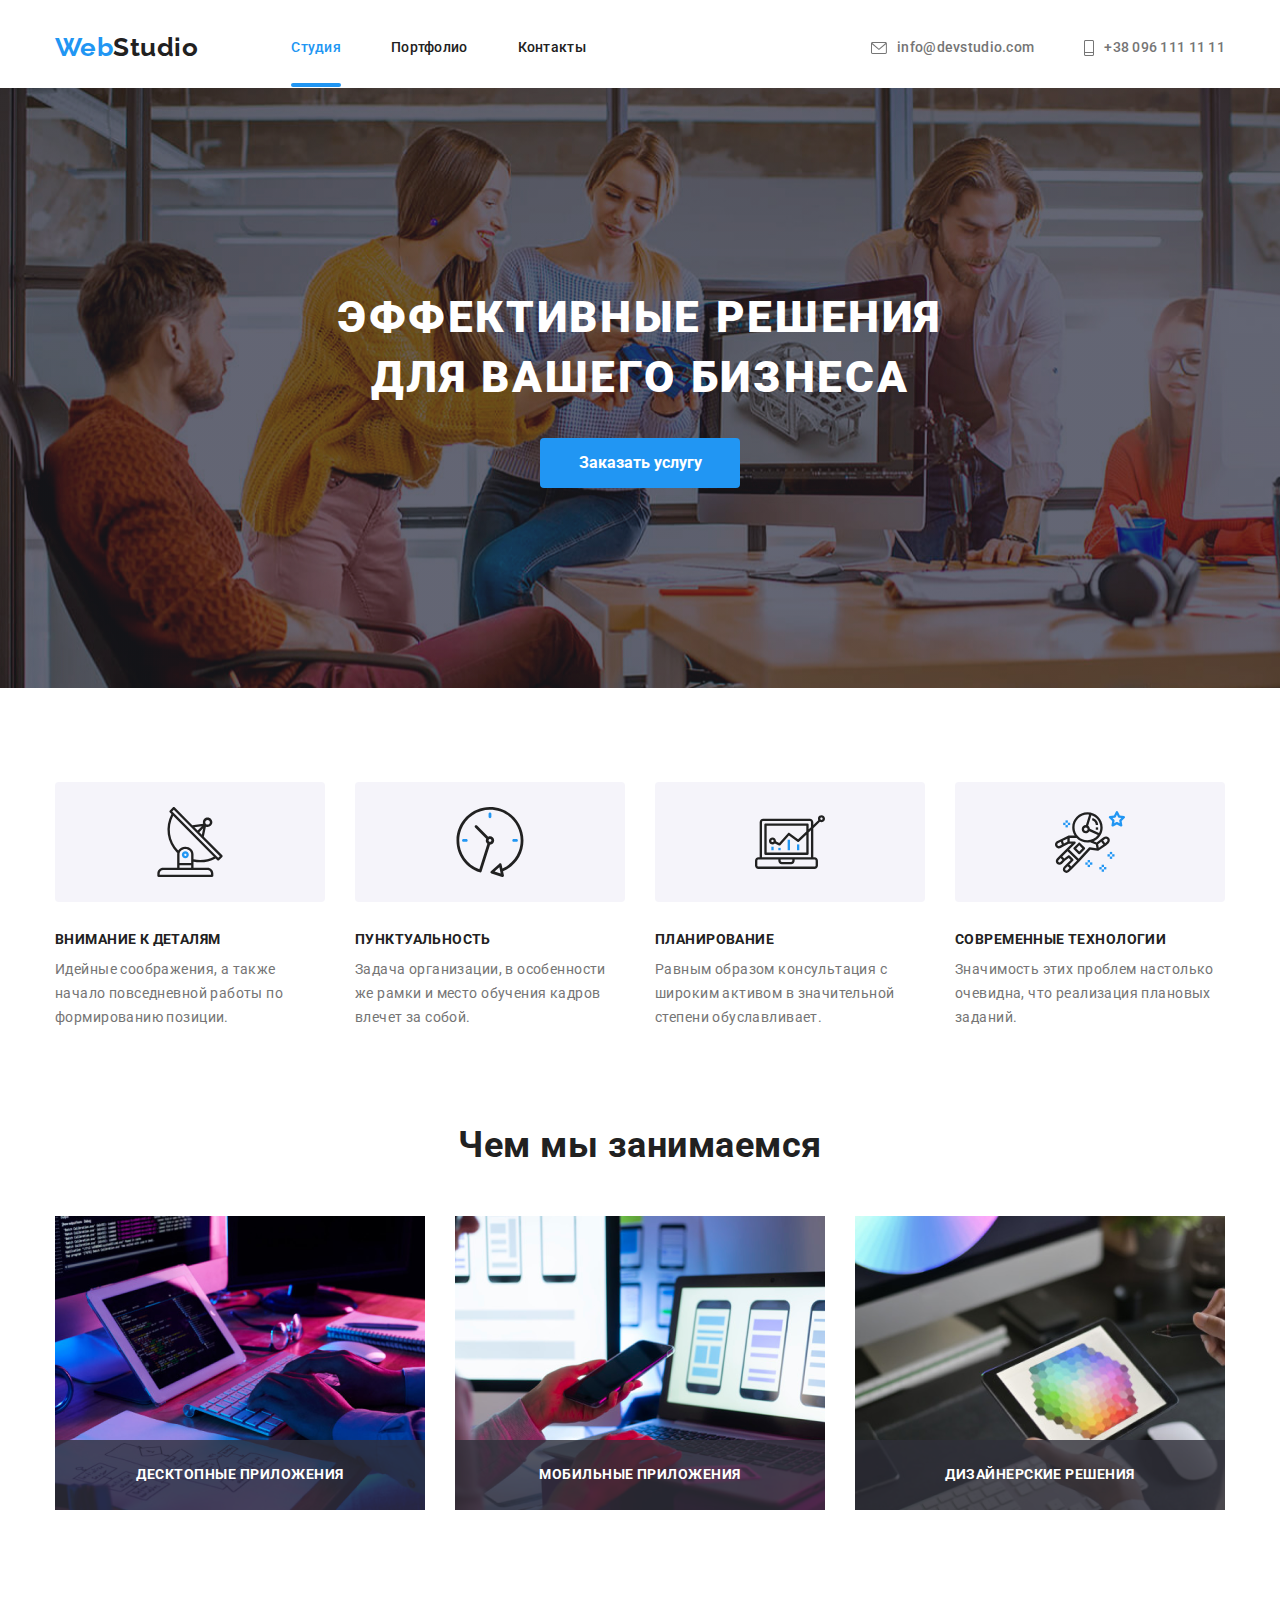
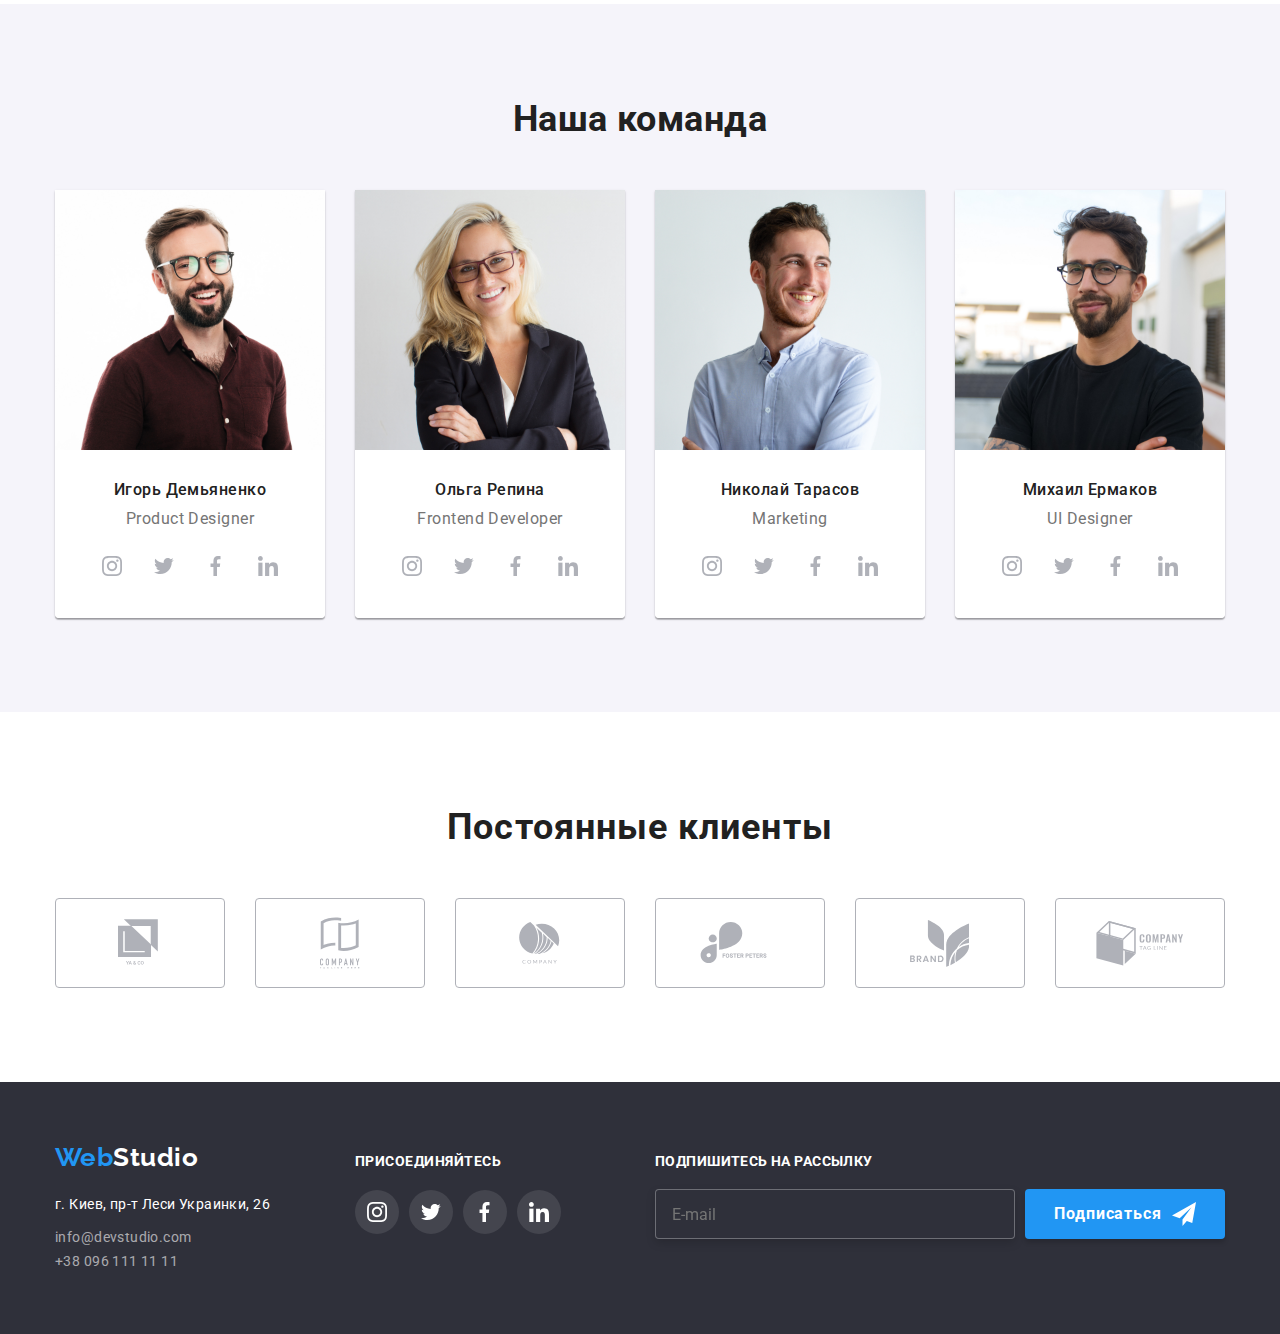
<file: index.html>
<!DOCTYPE html>
<html lang="ru">
  <head>
    <meta charset="UTF-8" />
    <meta name="viewport" content="width=device-width, initial-scale=1.0" />
    <title>Document</title>
    <link rel="preconnect" href="https://fonts.gstatic.com" />
    <link
      href="https://fonts.googleapis.com/css2?family=Raleway:wght@700&family=Roboto:wght@400;500;700;900&display=swap"
      rel="stylesheet"
    />
    <link rel="stylesheet" href="https://cdnjs.cloudflare.com/ajax/libs/modern-normalize/1.0.0/modern-normalize.css" />
    <link rel="stylesheet" href="./css/styles.css" />
  </head>
  <body>
    <!-- шапка -->
    <header class="header">
      <div class="container">
        <nav class="container-nav">
          <a href="./" class="logo"> <span class="logo-accent">Web</span>Studio</a>

          <ul class="site-nav">
            <li class="link-nav"><a href="./index.html" class="link current">Студия</a></li>
            <li class="link-nav"><a href="./portfolio.html" class="link">Портфолио</a></li>
            <li class="link-nav"><a href="" class="link">Контакты</a></li>
          </ul>
        </nav>
        <ul class="auth-nav">
          <li class="link-auth">
            <a class="auth-nav-link" href="mailto:info@devstudio.com"
              ><svg class="icon-mail">
                <use href="./svg/sprait.svg#icon-mail"></use>
              </svg>
              info@devstudio.com
            </a>
          </li>
          <li class="link-auth">
            <a class="auth-nav-link" href="tel:+380961111111"
              ><svg class="icon-phone">
                <use href="./svg/sprait.svg#icon-phone"></use>
              </svg>
              +38 096 111 11 11
            </a>
          </li>
        </ul>
      </div>
    </header>
    <!-- заголовок -->
    <main>
      <section class="hero">
        <h1 class="hero-link">
          Эффективные решения <br />
          для вашего бизнеса
        </h1>
        <button class="hero-btn" data-modal-open>Заказать услугу</button>
      </section>

      <!-- пункты про нас -->
      <section class="section us">
        <div class="container">
          <ul class="about">
            <li class="item">
              <h3 class="section-title">Внимание к деталям</h3>
              <p class="text">Идейные соображения, а также начало повседневной работы по формированию позиции.</p>
            </li>
            <li class="item">
              <h3 class="section-title">Пунктуальность</h3>
              <p class="text">Задача организации, в особенности же рамки и место обучения кадров влечет за собой.</p>
            </li>
            <li class="item">
              <h3 class="section-title">Планирование</h3>
              <p class="text">Равным образом консультация с широким активом в значительной степени обуславливает.</p>
            </li>
            <li class="item">
              <h3 class="section-title">Современные технологии</h3>
              <p class="text">Значимость этих проблем настолько очевидна, что реализация плановых заданий.</p>
            </li>
          </ul>
        </div>
      </section>
      <!-- чем мы занимаемся -->
      <section class="section">
        <div class="container">
          <h2 class="section-link">Чем мы занимаемся</h2>
          <ul class="list-img">
            <li class="item-img">
              <img src="images/img1.png" alt="програмирование за рабочим столом" width="370" />
              <p class="desc-img">Десктопные приложения</p>
            </li>
            <li class="item-img">
              <img src="images/img2.png" alt="програмирование мобильного изображения" width="370" />
              <p class="desc-img">Мобильные приложения</p>
            </li>
            <li class="item-img">
              <img src="images/img3.png" alt="планшет с изображением" width="370" />
              <p class="desc-img">Дизайнерские решения</p>
            </li>
          </ul>
        </div>
      </section>
      <!-- наша команда -->
      <section class="team">
        <div class="container">
          <h2 class="section-link">Наша команда</h2>
          <ul class="list-name">
            <li class="item-name">
              <img src="./images/igor.jpg" alt="Игорь Демьяненко" width="270" />
              <div class="card">
                <h3 class="section-name">Игорь Демьяненко</h3>
                <p class="section-job" lang="en">Product Designer</p>
                <ul class="card-list">
                  <li class="card-item">
                    <a href="" class="item-card">
                      <svg class="item-icon">
                        <use href="./svg/sprait.svg#icon-instagram"></use>
                      </svg>
                    </a>
                  </li>
                  <li class="card-item">
                    <a href="" class="item-card">
                      <svg class="item-icon">
                        <use href="./svg/sprait.svg#icon-twitter"></use>
                      </svg>
                    </a>
                  </li>
                  <li class="card-item">
                    <a href="" class="item-card">
                      <svg class="item-icon">
                        <use href="./svg/sprait.svg#icon-facebook"></use>
                      </svg>
                    </a>
                  </li>
                  <li class="card-item">
                    <a href="" class="item-card">
                      <svg class="item-icon">
                        <use href="./svg/sprait.svg#icon-linkedin"></use>
                      </svg>
                    </a>
                  </li>
                </ul>
              </div>
            </li>
            <li class="item-name">
              <img src="./images/olga.jpg" alt="Ольга Репина" width="270" />
              <div class="card">
                <h3 class="section-name">Ольга Репина</h3>
                <p class="section-job" lang="en">Frontend Developer</p>
                <ul class="card-list">
                  <li class="card-item">
                    <a href="" class="item-card">
                      <svg class="item-icon">
                        <use href="./svg/sprait.svg#icon-instagram"></use>
                      </svg>
                    </a>
                  </li>
                  <li class="card-item">
                    <a href="" class="item-card">
                      <svg class="item-icon">
                        <use href="./svg/sprait.svg#icon-twitter"></use>
                      </svg>
                    </a>
                  </li>
                  <li class="card-item">
                    <a href="" class="item-card">
                      <svg class="item-icon">
                        <use href="./svg/sprait.svg#icon-facebook"></use>
                      </svg>
                    </a>
                  </li>
                  <li class="card-item">
                    <a href="" class="item-card">
                      <svg class="item-icon">
                        <use href="./svg/sprait.svg#icon-linkedin"></use>
                      </svg>
                    </a>
                  </li>
                </ul>
              </div>
            </li>
            <li class="item-name">
              <img src="./images/nikolay.jpg" alt="Николай Тарасов" width="270" />
              <div class="card">
                <h3 class="section-name">Николай Тарасов</h3>
                <p class="section-job" lang="en">Marketing</p>
                <ul class="card-list">
                  <li class="card-item">
                    <a href="" class="item-card">
                      <svg class="item-icon">
                        <use href="./svg/sprait.svg#icon-instagram"></use>
                      </svg>
                    </a>
                  </li>
                  <li class="card-item">
                    <a href="" class="item-card">
                      <svg class="item-icon">
                        <use href="./svg/sprait.svg#icon-twitter"></use>
                      </svg>
                    </a>
                  </li>
                  <li class="card-item">
                    <a href="" class="item-card">
                      <svg class="item-icon">
                        <use href="./svg/sprait.svg#icon-facebook"></use>
                      </svg>
                    </a>
                  </li>
                  <li class="card-item">
                    <a href="" class="item-card">
                      <svg class="item-icon">
                        <use href="./svg/sprait.svg#icon-linkedin"></use>
                      </svg>
                    </a>
                  </li>
                </ul>
              </div>
            </li>
            <li class="item-name">
              <img src="./images/mihail.jpg" alt="Михаил Ермаков" width="270" />
              <div class="card">
                <h3 class="section-name">Михаил Ермаков</h3>
                <p class="section-job" lang="en">UI Designer</p>
                <ul class="card-list">
                  <li class="card-item">
                    <a href="" class="item-card">
                      <svg class="item-icon">
                        <use href="./svg/sprait.svg#icon-instagram"></use>
                      </svg>
                    </a>
                  </li>
                  <li class="card-item">
                    <a href="" class="item-card">
                      <svg class="item-icon">
                        <use href="./svg/sprait.svg#icon-twitter"></use>
                      </svg>
                    </a>
                  </li>
                  <li class="card-item">
                    <a href="" class="item-card">
                      <svg class="item-icon">
                        <use href="./svg/sprait.svg#icon-facebook"></use>
                      </svg>
                    </a>
                  </li>
                  <li class="card-item">
                    <a href="" class="item-card">
                      <svg class="item-icon">
                        <use href="./svg/sprait.svg#icon-linkedin"></use>
                      </svg>
                    </a>
                  </li>
                </ul>
              </div>
            </li>
          </ul>
        </div>
      </section>

      <!-- ПОСТОЯННЫЕ КЛИЕНТЫ -->

      <section class="section section-logo">
        <div class="container">
          <h2 class="section-title-primary">Постоянные клиенты</h2>
          <ul class="client-logo">
            <li class="item-logo-link">
              <a href="" class="item-link">
                <svg class="logo-icons" width="44" height="49">
                  <use href="./svg/sprait.svg#icon-logo-main1"></use>
                </svg>
              </a>
            </li>
            <li class="item-logo-link">
              <a href="" class="item-link">
                <svg class="logo-icons" width="40" height="52">
                  <use href="./svg/sprait.svg#icon-logo-main2"></use>
                </svg>
              </a>
            </li>
            <li class="item-logo-link">
              <a href="" class="item-link">
                <svg class="logo-icons" width="41" height="42">
                  <use href="./svg/sprait.svg#icon-logo-main3"></use>
                </svg>
              </a>
            </li>
            <li class="item-logo-link">
              <a href="" class="item-link">
                <svg class="logo-icons" width="80" height="42">
                  <use href="./svg/sprait.svg#icon-logo-main4"></use>
                </svg>
              </a>
            </li>
            <li class="item-logo-link">
              <a href="" class="item-link">
                <svg class="logo-icons" width="59" height="47">
                  <use href="./svg/sprait.svg#icon-logo-main5"></use>
                </svg>
              </a>
            </li>
            <li class="item-logo-link">
              <a href="" class="item-link">
                <svg class="logo-icons" width="88" height="45">
                  <use href="./svg/sprait.svg#icon-logo-main6"></use>
                </svg>
              </a>
            </li>
          </ul>
        </div>
      </section>
    </main>
    <!-- подвал -->
    <footer class="footer">
      <div class="container container-footer">
        <div class="footer-social-link">
          <a href="./" class="logo"> <span class="logo-accent">Web</span><span class="footer-span">Studio</span> </a>
          <address>
            <p class="footer-adress">
              г. Киев, пр-т Леси Украинки, 26
              <br />
            </p>
            <a href="mailto:info@devstudio.com" class="footer-link"> info@devstudio.com </a>
            <br />
            <a href="tel:+380961111111" class="footer-tel">+38 096 111 11 11</a>
          </address>
        </div>
        <div class="footer-container">
          <p class="link-footer">Присоединяйтесь</p>
          <ul class="footer-list">
            <li class="footer-item">
              <a href="" class="footer-card">
                <svg class="footer-icon">
                  <use href="./svg/sprait.svg#icon-instagram"></use>
                </svg>
              </a>
            </li>
            <li class="footer-item">
              <a href="" class="footer-card">
                <svg class="footer-icon">
                  <use href="./svg/sprait.svg#icon-twitter"></use>
                </svg>
              </a>
            </li>
            <li class="footer-item">
              <a href="" class="footer-card">
                <svg class="footer-icon">
                  <use href="./svg/sprait.svg#icon-facebook"></use>
                </svg>
              </a>
            </li>
            <li class="footer-item">
              <a href="" class="footer-card">
                <svg class="footer-icon">
                  <use href="./svg/sprait.svg#icon-linkedin"></use>
                </svg>
              </a>
            </li>
          </ul>
        </div>
        <div class="form-modal-footer">
          <b class="title-modal-footer">Подпишитесь на рассылку</b>
          <form action="#" class="modal-footer">
            <input type="mail" name="user-mail" class="input-modal-footer" placeholder="E-mail" required />
            <button type="submit" class="btn-modal-footer">
              Подписаться
              <svg class="footer-modal-icon" width="24px" height="24px">
                <use href="./svg/sprait2.svg#icon-iconsend"></use>
              </svg>
            </button>
          </form>
        </div>
      </div>
    </footer>
    <div class="backdrop is-hidden" data-modal>
      <div class="modal">
        <button type="button" class="close-btn" data-modal-close>
          <svg class="close-dtn-svg" width="11" height="11">
            <use href="./svg/sprait2.svg#icon-close"></use>
          </svg>
        </button>
        <form action="#" class="modal-form">
          <b>Оставьте свои данные, мы вам перезвоним</b>
          <label class="modal-form-field">
            Имя
            <span class="modal-form-input-wrapper">
              <input type="text" name="user-name" class="modal-form-input" required />

              <svg class="modal-form-icon">
                <use href="./svg/sprait2.svg#icon-name"></use>
              </svg>
            </span>
          </label>
          <label class="modal-form-field">
            Телефон
            <span class="modal-form-input-wrapper">
              <input type="tel" name="user-phone" class="modal-form-input" required />

              <svg class="modal-form-icon">
                <use href="./svg/sprait2.svg#icon-phone"></use>
              </svg>
            </span>
          </label>
          <label class="modal-form-field">
            Почта
            <span class="modal-form-input-wrapper">
              <input type="mail" name="user-mail" class="modal-form-input" required />
              <svg class="modal-form-icon">
                <use href="./svg/sprait2.svg#icon-mail"></use>
              </svg>
            </span>
          </label>
          <label class="modal-form-field">
            Комментарий
            <textarea name="user-message" class="modal-form-message" placeholder="Введите текст"></textarea>
          </label>
          <input id="policy" type="checkbox" value="policy-accept" class="modal-form-policy-check visually-hidden" />
          <label for="policy" class="modal-form-policy-label"
            >Соглашаюсь с рассылкой и принимаю <a href="#" class="policy-link">Условия договора</a>
          </label>
          <button type="submit" class="modal-form-btn">Отправить</button>
        </form>
      </div>
    </div>
    <script src="./js/modal.js"></script>
  </body>
</html>
</file>
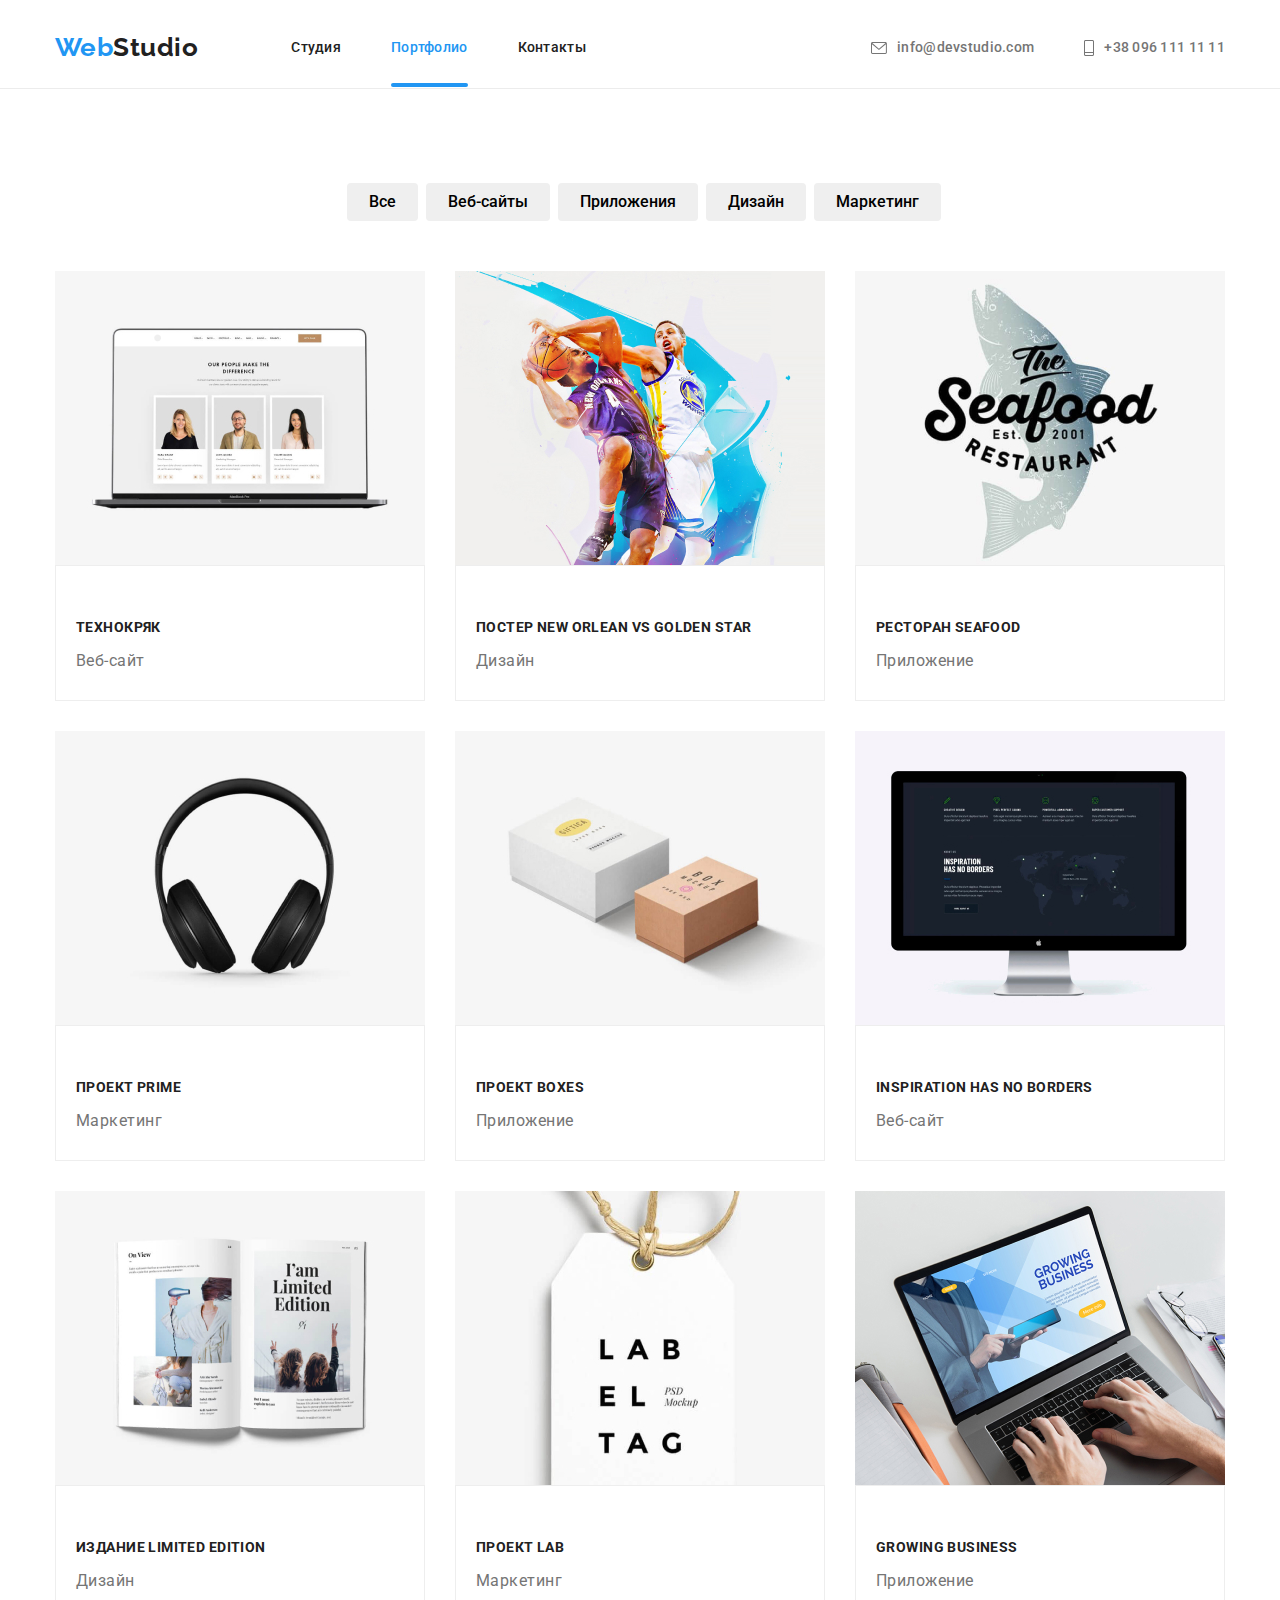
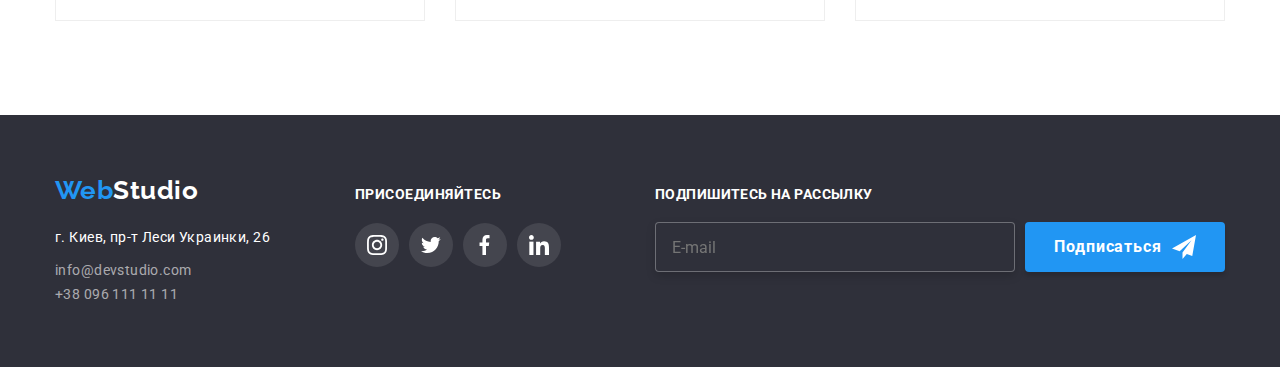
<file: portfolio.html>
<!DOCTYPE html>
<html lang="ru">
  <head>
    <meta charset="UTF-8" />
    <meta name="viewport" content="width=device-width, initial-scale=1.0" />
    <title>Document</title>
    <link rel="preconnect" href="https://fonts.gstatic.com" />
    <link
      href="https://fonts.googleapis.com/css2?family=Raleway:wght@700&family=Roboto:wght@400;500;700;900&display=swap"
      rel="stylesheet"
    />
    <link rel="stylesheet" href="https://cdnjs.cloudflare.com/ajax/libs/modern-normalize/1.0.0/modern-normalize.css" />
    <link rel="stylesheet" href="./css/styles.css" />
  </head>
  <body>
    <!-- шапка -->
    <header class="header header-nav">
      <div class="container">
        <nav class="container-nav">
          <a href="./" class="logo"> <span class="logo-accent">Web</span>Studio</a>

          <ul class="site-nav">
            <li class="link-nav"><a href="./index.html" class="link">Студия</a></li>
            <li class="link-nav">
              <a href="./portfolio.html" class="link current">Портфолио</a>
            </li>
            <li class="link-nav"><a href="" class="link">Контакты</a></li>
          </ul>
        </nav>

        <ul class="auth-nav">
          <li class="link-auth">
            <a class="auth-nav-link" href="mailto:info@devstudio.com">
              <svg class="icon-mail">
                <use href="./svg/sprait.svg#icon-mail"></use>
              </svg>
              info@devstudio.com
            </a>
          </li>
          <li class="link-auth">
            <a class="auth-nav-link" href="tel:+380961111111">
              <svg class="icon-phone">
                <use href="./svg/sprait.svg#icon-phone"></use>
              </svg>
              +38 096 111 11 11
            </a>
          </li>
        </ul>
      </div>
    </header>
    <!-- заголовок -->
    <main>
      <!-- h1 в данном случае вымышлен -->
      <!-- <h1>Портфолио</h1> -->
      <!-- Кнопки -->
      <section class="section-portfolio">
        <div class="container">
          <ul class="list-button">
            <li class="item-button">
              <button class="button-main" type="button">Все</button>
            </li>
            <li class="item-button">
              <button class="button-main" type="button">Веб-сайты</button>
            </li>
            <li class="item-button">
              <button class="button-main" type="button">Приложения</button>
            </li>
            <li class="item-button">
              <button class="button-main" type="button">Дизайн</button>
            </li>
            <li class="item-button">
              <button class="button-main" type="button">Маркетинг</button>
            </li>
          </ul>
        </div>

        <!-- Наши работы -->

        <div class="container">
          <ul class="list-work">
            <li class="item-work">
              <a href="./" class="link-desk">
                <div class="img-work">
                  <img src="./images/tehnokriak.jpg" alt="Технокряк" width="370" />
                  <p class="text-desk-work">
                    Технокряк это современная площадка распространения коронавируса. Компании используют эту платформу
                    для цифрового шпионажа и атак на защищённые сервера конкурентов.
                  </p>
                </div>
                <div class="section-desk">
                  <h3 class="section-title">Технокряк</h3>
                  <p class="desk">Веб-сайт</p>
                </div>
              </a>
            </li>
            <li class="item-work">
              <a href="./" class="link-desk">
                <div class="img-work">
                  <img src="./images/posterNewOrleanvsGoldenStar.jpg" alt="New Orlean vs Golden Star" width="370" />
                  <p class="text-desk-work">
                    Технокряк это современная площадка распространения коронавируса. Компании используют эту платформу
                    для цифрового шпионажа и атак на защищённые сервера конкурентов.
                  </p>
                </div>
                <div class="section-desk">
                  <h3 class="section-title">Постер New Orlean vs Golden Star</h3>
                  <p class="desk">Дизайн</p>
                </div>
              </a>
            </li>
            <li class="item-work">
              <a href="./" class="link-desk">
                <div class="img-work">
                  <img src="./images/restoranSeafood.jpg" alt="Ресторан Seafood" width="370" />
                  <p class="text-desk-work">
                    Технокряк это современная площадка распространения коронавируса. Компании используют эту платформу
                    для цифрового шпионажа и атак на защищённые сервера конкурентов.
                  </p>
                </div>
                <div class="section-desk">
                  <h3 class="section-title">Ресторан Seafood</h3>
                  <p class="desk">Приложение</p>
                </div>
              </a>
            </li>
            <li class="item-work">
              <a href="./" class="link-desk">
                <div class="img-work">
                  <img src="./images/proektPrime.jpg" alt="Проект Prime" width="370" />
                  <p class="text-desk-work">
                    Технокряк это современная площадка распространения коронавируса. Компании используют эту платформу
                    для цифрового шпионажа и атак на защищённые сервера конкурентов.
                  </p>
                </div>
                <div class="section-desk">
                  <h3 class="section-title">Проект Prime</h3>
                  <p class="desk">Маркетинг</p>
                </div>
              </a>
            </li>
            <li class="item-work">
              <a href="./" class="link-desk">
                <div class="img-work">
                  <img src="./images/proektBoxes.jpg" alt="Проект Boxes" width="370" />
                  <p class="text-desk-work">
                    Технокряк это современная площадка распространения коронавируса. Компании используют эту платформу
                    для цифрового шпионажа и атак на защищённые сервера конкурентов.
                  </p>
                </div>
                <div class="section-desk">
                  <h3 class="section-title">Проект Boxes</h3>
                  <p class="desk">Приложение</p>
                </div>
              </a>
            </li>
            <li class="item-work">
              <a href="./" class="link-desk">
                <div class="img-work">
                  <img src="./images/inspirationhasnoBorders.jpg" alt="Inspiration has no Borders" width="370" />
                  <p class="text-desk-work">
                    Технокряк это современная площадка распространения коронавируса. Компании используют эту платформу
                    для цифрового шпионажа и атак на защищённые сервера конкурентов.
                  </p>
                </div>
                <div class="section-desk">
                  <h3 class="section-title">Inspiration has no Borders</h3>
                  <p class="desk">Веб-сайт</p>
                </div>
              </a>
            </li>
            <li class="item-work">
              <a href="./" class="link-desk">
                <div class="img-work">
                  <img src="./images/izdanieLimitedEdition.jpg" alt="Издание Limited Edition" width="370" />
                  <p class="text-desk-work">
                    Технокряк это современная площадка распространения коронавируса. Компании используют эту платформу
                    для цифрового шпионажа и атак на защищённые сервера конкурентов.
                  </p>
                </div>
                <div class="section-desk">
                  <h3 class="section-title">Издание Limited Edition</h3>
                  <p class="desk">Дизайн</p>
                </div>
              </a>
            </li>
            <li class="item-work">
              <a href="./" class="link-desk">
                <div class="img-work">
                  <img src="./images/proektLAB.jpg" alt="Проект LAB" width="370" />
                  <p class="text-desk-work">
                    Технокряк это современная площадка распространения коронавируса. Компании используют эту платформу
                    для цифрового шпионажа и атак на защищённые сервера конкурентов.
                  </p>
                </div>
                <div class="section-desk">
                  <h3 class="section-title">Проект LAB</h3>
                  <p class="desk">Маркетинг</p>
                </div>
              </a>
            </li>

            <li class="item-work">
              <a href="./" class="link-desk">
                <div class="img-work">
                  <img src="./images/growingBusiness.jpg" alt="Growing Business" width="370" />
                  <p class="text-desk-work">
                    Технокряк это современная площадка распространения коронавируса. Компании используют эту платформу
                    для цифрового шпионажа и атак на защищённые сервера конкурентов.
                  </p>
                </div>
                <div class="section-desk">
                  <h3 class="section-title">Growing Business</h3>
                  <p class="desk">Приложение</p>
                </div>
              </a>
            </li>
          </ul>
        </div>
      </section>
    </main>
    <!-- подвал -->
    <footer class="footer">
      <div class="container container-footer">
        <div class="footer-social-link">
          <a href="./" class="logo"> <span class="logo-accent">Web</span><span class="footer-span">Studio</span> </a>
          <address>
            <p class="footer-adress">
              г. Киев, пр-т Леси Украинки, 26
              <br />
            </p>
            <a href="mailto:info@devstudio.com" class="footer-link"> info@devstudio.com </a>
            <br />
            <a href="tel:+380961111111" class="footer-tel">+38 096 111 11 11</a>
          </address>
        </div>
        <div class="footer-container">
          <p class="link-footer">Присоединяйтесь</p>
          <ul class="footer-list">
            <li class="footer-item">
              <a href="" class="footer-card">
                <svg class="footer-icon">
                  <use href="./svg/sprait.svg#icon-instagram"></use>
                </svg>
              </a>
            </li>
            <li class="footer-item">
              <a href="" class="footer-card">
                <svg class="footer-icon">
                  <use href="./svg/sprait.svg#icon-twitter"></use>
                </svg>
              </a>
            </li>
            <li class="footer-item">
              <a href="" class="footer-card">
                <svg class="footer-icon">
                  <use href="./svg/sprait.svg#icon-facebook"></use>
                </svg>
              </a>
            </li>
            <li class="footer-item">
              <a href="" class="footer-card">
                <svg class="footer-icon">
                  <use href="./svg/sprait.svg#icon-linkedin"></use>
                </svg>
              </a>
            </li>
          </ul>
        </div>
        <div class="form-modal-footer">
          <b class="title-modal-footer">Подпишитесь на рассылку</b>
          <form action="#" class="modal-footer">
            <input type="mail" name="user-mail" class="input-modal-footer" placeholder="E-mail" required />
            <button type="submit" class="btn-modal-footer">
              Подписаться
              <svg class="footer-modal-icon" width="24px" height="24px">
                <use href="./svg/sprait2.svg#icon-iconsend"></use>
              </svg>
            </button>
          </form>
        </div>
      </div>
    </footer>
  </body>
</html>
</file>
<file: css/styles.css>
/* цвет акцент                 #2196F3 */
/* основной цвет заголовков    #212121 */
/* цвет текста                 #757575*/
/* основной цвет фона          #FFFFFF */
/* цвет фона нашей команды     #F5F4FA */

.container {
  width: 1200px;
  padding: 0px 15px;
  margin: 0 auto;
}

*/ img {
  display: block;
  max-width: 100%;
  height: auto;
}

h1,
h2,
h3,
h4,
h5,
h6,
p {
  margin: 0px;
}

ul,
ol {
  margin: 0px;
  padding: 0px;
}

img {
  display: block;
}

:root {
  --title-text-color: #757575;
  --primary-text-color: #212121;
  --accent-text-color: #2196f3;
  --primary-bg-color: #ffffff;
}

body {
  color: var(--title-text-color);
  background-color: var(--primary-bg-color);
  font-family: Roboto, sans-serif;
  letter-spacing: 0.03em;
}

.visually-hidden {
  position: absolute !important;
  clip: rect(1px 1px 1px 1px); /* IE6, IE7 */
  clip: rect(1px, 1px, 1px, 1px);
  padding: 0 !important;
  border: 0 !important;
  height: 1px !important;
  width: 1px !important;
  overflow: hidden;
}

/* ===================Header================== */

.header .container {
  display: flex;
  align-items: center;
  padding-bottom: 25px;
  padding-top: 32px;
}

.container-nav {
  display: flex;
  align-items: center;
}

.container-nav .logo {
  margin-right: 93px;
}

.site-nav {
  display: flex;
}

.site-nav .link-nav {
  margin-right: 50px;
}

.auth-nav {
  display: flex;
  margin-left: auto;
}

.link-auth {
  margin-left: 50px;
  display: flex;
  align-items: center;
  transition: all 250ms cubic-bezier(0.4, 0, 0.2, 1);
}

.header-nav {
  border-bottom: 1px solid #ececec;
}

.logo {
  text-decoration: none;
  color: var(--primary-text-color);
  font-family: Raleway, sans-serif;
  font-size: 26px;
  line-height: 1.2;
  font-weight: bold;
}

.logo-accent {
  color: var(--accent-text-color);
  font-family: Raleway, sans-serif;
}

ul {
  list-style: none;
}

.site-nav .link {
  text-decoration: none;
  color: var(--primary-text-color);
  font-weight: 500;
  font-size: 14px;
  line-height: 1.14;
  letter-spacing: 0.02em;
  transition: color 205ms cubic-bezier(0.4, 0, 0.2, 1);
}

.site-nav .link.current {
  color: var(--accent-text-color);
  text-decoration: none;
  transition: color 205ms cubic-bezier(0.4, 0, 0.2, 1);
}

.auth-nav a {
  text-decoration: none;
  color: var(--title-text-color);
  font-weight: 500;
  font-size: 14px;
  line-height: 1.14;
  letter-spacing: 0.02em;
  display: flex;
  align-items: center;
}

.site-nav .link:hover,
.site-nav .link:focus {
  color: var(--accent-text-color);
}
.auth-nav-link {
  transition: color 250ms cubic-bezier(0.4, 0, 0.2, 1);
}

.auth-nav-link:focus,
.auth-nav-link:hover {
  color: var(--accent-text-color);
}
.auth-nav-link:focus .icon-mail,
.auth-nav-link:hover .icon-mail {
  fill: var(--accent-text-color);
}
.auth-nav-link:focus .icon-phone,
.auth-nav-link:hover .icon-phone {
  fill: var(--accent-text-color);
}

.icon-mail {
  width: 16px;
  height: 12px;
  fill: #757575;
  margin-right: 10px;
  cursor: pointer;
  transition: fill 250ms cubic-bezier(0.4, 0, 0.2, 1);
}

.icon-phone {
  width: 10px;
  height: 16px;
  fill: #757575;
  margin-right: 10px;
  cursor: pointer;
  transition: fill 250ms cubic-bezier(0.4, 0, 0.2, 1);
}

.link-auth:hover .icon-phone,
.link-auth:focus .icon-phone {
  fill: var(--accent-text-color);
}

.link-auth:hover .icon-mail,
.link-auth:focus .icon-mail {
  fill: var(--accent-text-color);
}

.team {
  padding-top: 94px;
  padding-bottom: 94px;
  background-color: #f5f4fa;
  max-width: 1600px;
  margin: 0 auto;
}
li.card-item:not(:last-child) {
  margin-right: 8px;
}
.link-nav .link.current {
  position: relative;
  color: var(--accent-text-color);
}
.link.current:after {
  position: absolute;
  content: '';
  bottom: 0;
  left: 0;
  width: 100%;
  height: 4px;
  border-radius: 2px;
  background-color: var(--accent-text-color);
}
.link.current {
  padding-top: 32px;
  padding-bottom: 32px;
}
/* ================   END Header   ============== */

/* ==================   ТЕЛО   =============== */

.hero .hero-link {
  color: var(--primary-bg-color);
  font-weight: 900;
  font-size: 44px;
  line-height: 1.36;
  text-align: center;
  letter-spacing: 0.06em;
  text-transform: uppercase;
}

.hero {
  background-color: #2f303a;
  background-image: linear-gradient(rgba(47, 48, 58, 0.4), rgba(47, 48, 58, 0.4)), url(../images/hero.jpg);
  background-repeat: no-repeat;
  background-size: cover;
}

/*========================== кнопка ====================*/

.hero .hero-btn {
  color: var(--primary-bg-color);
  background-color: var(--accent-text-color);
  cursor: pointer;
  display: block;
  margin: auto;
  border-radius: 4px;
  padding: 10px 32px;
  min-width: 200px;
  text-align: center;
  border: none;
  font-weight: 700;
  font-size: 16px;
  line-height: 1.87;
}
.hero-btn:hover,
.hero-btn:focus {
  background-color: #188ce8;
}

/* ================   Studia   =================== */

.text {
  line-height: 1.71;
  font-family: Roboto;
  font-style: normal;
  font-weight: normal;
  font-size: 14px;
  line-height: 1.71;
  letter-spacing: 0.03em;
}

.hero {
  padding-top: 200px;
  padding-bottom: 200px;
  max-width: 1600px;
  margin: auto;
}

.hero-link {
  margin-bottom: 30px;
  font-weight: 900;
  font-size: 44px;
  line-height: 1.36;
  text-align: center;
  letter-spacing: 0.06em;
  text-transform: uppercase;
}

.list-img {
  margin-bottom: 94px;
}
.desc-img {
  padding-top: 27px;
  padding-bottom: 27px;
  width: 100%;
  background: rgba(47, 48, 58, 0.8);
  font-style: normal;
  font-weight: bold;
  font-size: 14px;
  line-height: 1.14;
  text-align: center;
  text-transform: uppercase;
  color: var(--primary-bg-color);
  position: absolute;
  bottom: 0;
  left: 0;
}

.about {
  display: flex;
  justify-content: space-evenly;
}

.about {
  margin-left: -30px;
}
.us {
  padding-top: 94px;
  padding-bottom: 94px;
}
.item {
  margin-left: 30px;
  width: calc(100% / 4 - 30px);
}
.item::before {
  content: '';
}
.item::before {
  display: block;
  width: 100%;
  /* outline: 1px solid #f5f4fa; */
  height: 120px;
  background: #f5f4fa;
  border-radius: 4px;
  background-position: center;
  background-repeat: no-repeat;
}
.item:nth-child(1)::before {
  background-image: url(../svg/antenna.svg);
}
.item:nth-child(2)::before {
  background-image: url(../svg/clock.svg);
}
.item:nth-child(3)::before {
  background-image: url(../svg/diagram.svg);
}
.item:nth-child(4)::before {
  background-image: url(../svg/astronaut.svg);
}

.item .section-title {
  padding-left: 0px;
  width: 270px;
}

.list-img {
  display: flex;
  margin-left: -30px;
  padding-left: 0px;
}

.list-name {
  display: flex;
}

.item-img {
  margin-left: 30px;
  width: 370px;
  justify-content: space-between;
  position: relative;
}

.item-name {
  margin-left: 30px;
  padding-left: 0px;
  flex-basis: calc(100% / 4 - 30px);
  box-shadow: 0px 1px 3px rgba(0, 0, 0, 0.12), 0px 1px 1px rgba(0, 0, 0, 0.14), 0px 2px 1px rgba(0, 0, 0, 0.2);
  border-radius: 0px 0px 4px 4px;
}

.list-name {
  padding: 0px;
  margin-left: -30px;
}

.section-job {
  margin-bottom: 16px;
  font-size: 16px;
  line-height: 1.2;
}

.item-icon {
  width: 20px;
  height: 20px;
  fill: #afb1b8;
  transition: fill 250ms cubic-bezier(0.4, 0, 0.2, 1);
}
.item-card:hover,
.item-card:focus {
  background-color: var(--accent-text-color);
  outline: none;
}

.item-card:hover .item-icon,
.item-card:focus .item-icon {
  fill: #fff;
}
.item-card {
  width: 44px;
  height: 44px;
  background-color: #fff;
  border-radius: 50%;
  display: flex;
  justify-content: center;
  align-items: center;
  transition: all 250ms cubic-bezier(0.4, 0, 0.2, 1);
}
.card {
  padding-top: 30px;
  padding-left: 32px;
  padding-right: 32px;
  padding-bottom: 30px;
  text-align: center;
}

.item-logo-link {
  flex-basis: calc(100% / 6 - 30px);
  margin-left: 30px;
}
.item-logo-link:focus,
.item-logo-link:hover {
  color: var(--accent-text-color);
}

.logo-icons {
  fill: #afb1b8;
  transition: fill 250ms cubic-bezier(0.4, 0, 0.2, 1);
}
.section-logo {
  padding-top: 94px;
  padding-bottom: 94px;
}
.client-logo {
  display: flex;
  margin-left: -30px;
  /* padding-top: 50px; */
}
.section-title-primary {
  font-family: Roboto;
  font-style: normal;
  font-weight: bold;
  font-size: 36px;
  line-height: 1.17;
  text-align: center;
  letter-spacing: 0.03em;
  color: #212121;
  margin-bottom: 50px;
}
.item-link {
  border: 1px solid #afb1b8;
  border-radius: 4px;
  height: 90px;
  display: flex;
  justify-content: center;
  align-items: center;
  transition: color 250ms cubic-bezier(0.4, 0, 0.2, 1);
}
.item-link:hover .logo-icons {
  color: var(--accent-text-color);
}
.desk {
  margin-top: 4px;
  width: 322px;
  height: 30px;
  font-style: normal;
  font-weight: normal;
  font-size: 16px;
  line-height: 1.87;
  letter-spacing: 0.03em;
  color: #757575;
}

.section-link {
  color: var(--primary-text-color);
  font-weight: bold;
  font-size: 36px;
  line-height: 1.17;
  text-align: center;
  margin-bottom: 50px;
}

.section-name {
  color: var(--primary-text-color);
  font-weight: 500;
  font-size: 16px;
  line-height: 1.2;
  text-align: center;
  margin-bottom: 10px;
}

.section-title .text {
  color: var(--title-text-color);
  font-size: 14px;
  line-height: 1.71;
}
.card {
  background-color: #fff;
  border-radius: 0px 0px 4px 4px;
}
/* ================   END Studia   ===================== */

/* ================   Portfolio   =============== */

.list-button {
  display: flex;
  justify-content: center;
  padding-bottom: 50px;
}

.list-work {
  display: flex;
  flex-wrap: wrap;
  margin-left: -30px;
  margin-top: -30px;
}

.item-work {
  width: 370px;
  margin-left: 30px;
  margin-top: 30px;
  /* box-shadow: 0px 1px 1px rgba(0, 0, 0, 0.12), 0px 4px 4px rgba(0, 0, 0, 0.06), 1px 4px 6px rgba(0, 0, 0, 0.16); */
}

.item-button {
  margin-left: 8px;
  display: block;
  border-radius: 4px;
  text-align: center;
}

.item-button .button-main {
  cursor: pointer;
}

.button-main {
  height: 38px;
  margin: auto;
  padding: 6px 22px;
  font-family: Roboto;
  font-style: normal;
  font-weight: 500;
  font-size: 16px;
  line-height: 1.62;
  text-align: center;
  border: none;
  border-radius: 4px;
  transition: all 250ms cubic-bezier(0.4, 0, 0.2, 1);
}

.container .list-work {
  padding-bottom: 94px;
}

.section-desk {
  padding: 24px 20px;
  border: 1px solid #eeeeee;
  box-sizing: border-box;
}
.item-work a {
  text-decoration: none;
}
.link-desk {
  display: block;
  transition: all 250ms cubic-bezier(0.4, 0, 0.2, 1);
  overflow: hidden;
}
.link-desk:focus,
.link-desk:hover {
  box-shadow: 0px 1px 1px rgba(0, 0, 0, 0.12), 0px 4px 4px rgba(0, 0, 0, 0.06), 1px 4px 6px rgba(0, 0, 0, 0.16);
}

.section-title {
  color: var(--primary-text-color);
  font-weight: 700;
  font-size: 14px;
  line-height: 2;
  margin-bottom: 0px;
  text-transform: uppercase;
  font-style: normal;
  line-height: 1.14;
  letter-spacing: 0.03em;
  margin-top: 30px;
  margin-bottom: 10px;
}

.text-desk-work {
  font-family: Roboto;
  font-style: normal;
  font-weight: normal;
  font-size: 18px;
  line-height: 1.58;
  color: var(--primary-bg-color);
  padding: 63px 24px;
}
.text-desk-work {
  background: rgba(33, 150, 243, 0.9);
  position: absolute;
  bottom: 0;
  left: 0;
  opacity: 0;
  transition: 250ms;
  transform: translateY(100%);
}

.link-desk:hover .text-desk-work,
.link-desk:focus .text-desk-work {
  opacity: 1;
  transform: translateY(0%);
}
.img-work {
  position: relative;
  overflow: hidden;
}

button:hover,
button:focus {
  color: var(--primary-bg-color);
  background-color: var(--accent-text-color);
  box-shadow: 0px 3px 1px rgba(0, 0, 0, 0.1), 0px 1px 2px rgba(0, 0, 0, 0.08), 0px 2px 2px rgba(0, 0, 0, 0.12);
}

/* ================   END Portfolio   ========== */

/* =====================Footer ============================*/

.footer {
  background-color: #2f303a;
  padding-top: 60px;
  padding-bottom: 60px;
  max-width: 1600px;
  margin: auto;
  display: flex;
}

.footer .footer-adress {
  color: var(--primary-bg-color);
  font-family: Roboto;
  font-style: normal;
  font-weight: normal;
  font-size: 14px;
  line-height: 1.71;
  letter-spacing: 0.03em;
}

.footer .footer-link {
  color: rgba(255, 255, 255, 0.6);
  text-decoration: none;
  font-family: Roboto;
  font-style: normal;
  font-weight: normal;
  font-size: 14px;
  line-height: 1.71;
  letter-spacing: 0.03em;
  margin-bottom: 9px;
}

.footer-tel {
  color: rgba(255, 255, 255, 0.6);
  text-decoration: none;
  font-family: Roboto;
  font-style: normal;
  font-weight: normal;
  font-size: 14px;
  line-height: 1.71;
  letter-spacing: 0.03em;
  margin-bottom: 9px;
}

.footer .footer-span {
  color: var(--primary-bg-color);
}

.footer .container {
  padding: 0px 15px;
}
.footer-social-link {
  width: 270px;
  margin-right: 30px;
}

address {
  margin-top: 20px;
}

.footer-adress {
  margin-bottom: 9px;
}

.footer-icon {
  width: 20px;
  height: 20px;
  fill: #ffffff;
}
.footer-card:hover,
.footer-card:focus {
  background-color: var(--accent-text-color);
  outline: none;
}

.footer-list {
  display: flex;
}
.footer-card:hover .footer-icon,
.footer-card:focus .footer-icon {
  fill: #fff;
}
.footer-card {
  width: 44px;
  height: 44px;
  background-color: #fff;
  border-radius: 50%;
  display: flex;
  justify-content: center;
  align-items: center;
  background: rgba(255, 255, 255, 0.1);
  transition: all 250ms cubic-bezier(0.4, 0, 0.2, 1);
}

.footer-container {
  /* width: 206px;
  height: 80px; */
  justify-content: left;
  width: 270px;
  margin-right: 30px;
}
.footer .container {
  display: flex;
}
.link-footer {
  font-family: Roboto;
  font-style: normal;
  font-weight: bold;
  font-size: 14px;
  line-height: 1.14;
  text-transform: uppercase;
  color: var(--primary-bg-color);
  margin-top: 12px;
  margin-bottom: 20px;
}

.form-modal-footer {
  /* width: 570px; */
  height: 86px;
  width: calc(50% - 15px);
  margin-right: 0;
  text-align: left;
}
.title-modal-footer {
  display: block;
  margin-bottom: 20px;
  font-size: 14px;
  line-height: 1.142;
  letter-spacing: 0.03em;
  text-transform: uppercase;
  color: var(--primary-bg-color);
}
.modal-footer {
  display: flex;
}
.btn-modal-footer {
  width: 200px;
  height: 50px;
  color: #ffffff;
  background: #2196f3;
  box-shadow: 0px 4px 4px rgba(0, 0, 0, 0.15);
  border-radius: 4px;
  display: inline-flex;
  align-items: center;
  flex-shrink: 0;
  border: none;
  font-family: inherit;
  font-weight: 700;
  font-size: 16px;
  line-height: 1.87;
  justify-content: center;
  letter-spacing: 0.06em;
  cursor: pointer;
  transition: background-color 250ms cubic-bezier(0.4, 0, 0.2, 1);
}
.btn-modal-footer:hover,
.btn-modal-footer:focus {
  background-color: #188ce8;
}
.modal-footer .btn-modal-footer {
  margin-left: 10px;
}
.title-modal-footer {
  display: block;
  margin-bottom: 20px;
}
.input-modal-footer {
  width: 100%;
  height: 50px;
  padding-left: 16px;
  color: var(--primary-bg-color);
  background-color: #2f303a;
  border: 1px solid rgba(255, 255, 255, 0.3);
  filter: drop-shadow(0px 4px 4px rgba(0, 0, 0, 0.15));
  border-radius: 4px;
  outline: none;
  transition: border-color 250ms cubic-bezier(0.4, 0, 0.2, 1);
}
.container-footer {
  display: flex;
  justify-content: space-between;
  align-items: baseline;
}
/* =============================== ===================*/
.item-link:hover,
.item-link:focus {
  background-color: var(--primary-bg-color);
  outline: none;
  fill: var(--accent-text-color);
  border-color: var(--accent-text-color);
}

.item-link:hover .logo-icons,
.item-link:focus .logo-icons {
  fill: var(--accent-text-color);
  border-color: var(--accent-text-color);
}
.card-list {
  display: inline-flex;
}
.section-portfolio {
  padding-top: 94px;
}
.footer-container {
  /* margin-left: 70px; */
  text-align: left;
}
.our-work:focus,
.our-work:hover {
  box-shadow: 0px 1px 1px rgba(0, 0, 0, 0.12), 0px 4px 4px rgba(0, 0, 0, 0.06), 1px 4px 6px rgba(0, 0, 0, 0.16);
}
.footer-item {
  margin-right: 10px;
}
.footer-modal-icon {
  width: 24px;
  height: 24px;
  /* background: #ffffff; */
  fill: #ffffff;
  margin-left: 10px;
}

/* ====================МОДАЛЬНОЕ ОКНО================= */
.backdrop {
  position: fixed;
  top: 0;
  left: 0;
  width: 100%;
  height: 100%;
  background-color: rgba(0, 0, 0, 0.2);
  visibility: visible;
  transition: all 250ms cubic-bezier(0.4, 0, 0.2, 1);
}

.modal {
  position: absolute;
  top: 50%;
  left: 50%;
  transform: translate(-50%, -50%) scale(1);
  width: 528px;
  height: 581px;
  background: var(--primary-bg-color);
  padding: 40px;
  /* box-shadow: 0px 1px 3px rgba(0, 0, 0, 0.12), 0px 1px 1px rgba(0, 0, 0, 0.14), 0px 2px 1px rgba(0, 0, 0, 0.2);
  border-radius: 4px; */
  /* transition: all 250ms cubic-bezier(0.4, 0, 0.2, 1) 250ms; */
}
.close-btn {
  position: absolute;
  top: 8px;
  right: 8px;
  width: 30px;
  height: 30px;
  background: var(--primary-bg-color);
  border: 1px solid rgba(0, 0, 0, 0.1);
  box-sizing: border-box;
  border-radius: 50%;
  cursor: pointer;
  transition: all 250ms cubic-bezier(0.4, 0, 0.2, 1);
}

.close-btn:hover .close-dtn-svg,
.close-btn:focus .close-dtn-svg {
  /* background-image: var(--accent-text-color); */
  fill: var(--accent-text-color);
}
.close-btn:hover {
  background-color: #ffffff;
}
.is-hidden {
  opacity: 0;
  visibility: hidden;
}
/* ===============ФОРМА============= */
.modal-form {
  display: flex;
  flex-direction: column;
}

.modal-form-field {
  font-size: 12px;
  line-height: 1.167;
  letter-spacing: 0.01em;
}

.modal-form-field:not(:last-child) {
  margin-bottom: 10px;
}

.modal-form-input-wrapper {
  position: relative;
  display: block;
  margin-top: 4px;
}

.modal-form-input {
  display: block;
  width: 100%;
  height: 40px;
  font-size: 14px;
  line-height: 1.143;
  letter-spacing: 0.01em;
  border: 1px solid rgba(33, 33, 33, 0.2);
  border-radius: 4px;
  padding-left: 42px;
  transition: border-color 250ms cubic-bezier(0.4, 0, 0.2, 1);
}

.modal-form-input:focus,
.modal-form-message:focus {
  outline: none;
  border-color: var(--accent-text-color);
}

.modal-form-icon {
  position: absolute;
  left: 12px;
  top: 50%;
  transform: translateY(-50%);
  display: block;
  width: 18px;
  height: 18px;
  background: #ffffff;
  fill: #212121;
  transition: fill 250ms cubic-bezier(0.4, 0, 0.2, 1);
}

.modal-form-input:focus + .modal-form-icon {
  fill: var(--accent-text-color);
}

.modal-form-message {
  display: block;
  width: 100%;
  height: 120px;
  font-size: 14px;
  line-height: 1.143;
  letter-spacing: 0.01em;
  border: 1px solid rgba(33, 33, 33, 0.2);
  border-radius: 4px;
  margin-top: 4px;
  resize: none;
  padding: 12px 16px;
  transition: border-color 250ms cubic-bezier(0.4, 0, 0.2, 1);
}

.modal-form-message::placeholder {
  color: rgba(117, 117, 117, 0.5);
}

.modal-form-policy-label {
  font-size: 14px;
  line-height: 1.714;
  margin-bottom: 30px;
}

.modal-form-policy-label::before {
  display: inline-block;
  content: '';
  margin-right: 7px;
  width: 16px;
  height: 15px;
  box-shadow: 0px 1px 3px rgba(0, 0, 0, 0.12), 0px 1px 1px rgba(0, 0, 0, 0.14), 0px 2px 1px rgba(0, 0, 0, 0.2);
  border-radius: 4px;
  background-color: #ffffff;
  transition: background-color 250ms cubic-bezier(0.4, 0, 0.2, 1);
}
.policy-link {
  color: var(--accent-text-color);
}

.modal-form-policy-check:checked + .modal-form-policy-label::before {
  background-color: var(--accent-text-color);
  background-image: url(../svg/checkbox.svg);
  background-repeat: no-repeat;
  background-position: center;
}

.modal-form-btn {
  min-width: 200px;
  height: 50px;
  border: 1px solid var(--accent-text-color);

  padding: 10px 55px;
  font-weight: 600;
  font-size: 12px;
  line-height: 1.333;
  letter-spacing: 0.09em;
  text-transform: uppercase;
  cursor: pointer;
  background-color: transparent;

  transition: all 250ms cubic-bezier(0.4, 0, 0.2, 1);
  align-self: center;
  background: var(--accent-text-color);
  box-shadow: 0px 4px 4px rgba(0, 0, 0, 0.15);
  border-radius: 4px;
  color: #ffffff;
}

.modal-form-btn:hover,
.modal-form-btn:focus {
  color: #ffffff;
  background-color: #188ce8;
}
/* ================Модалка в Футере=============== */
</file>
